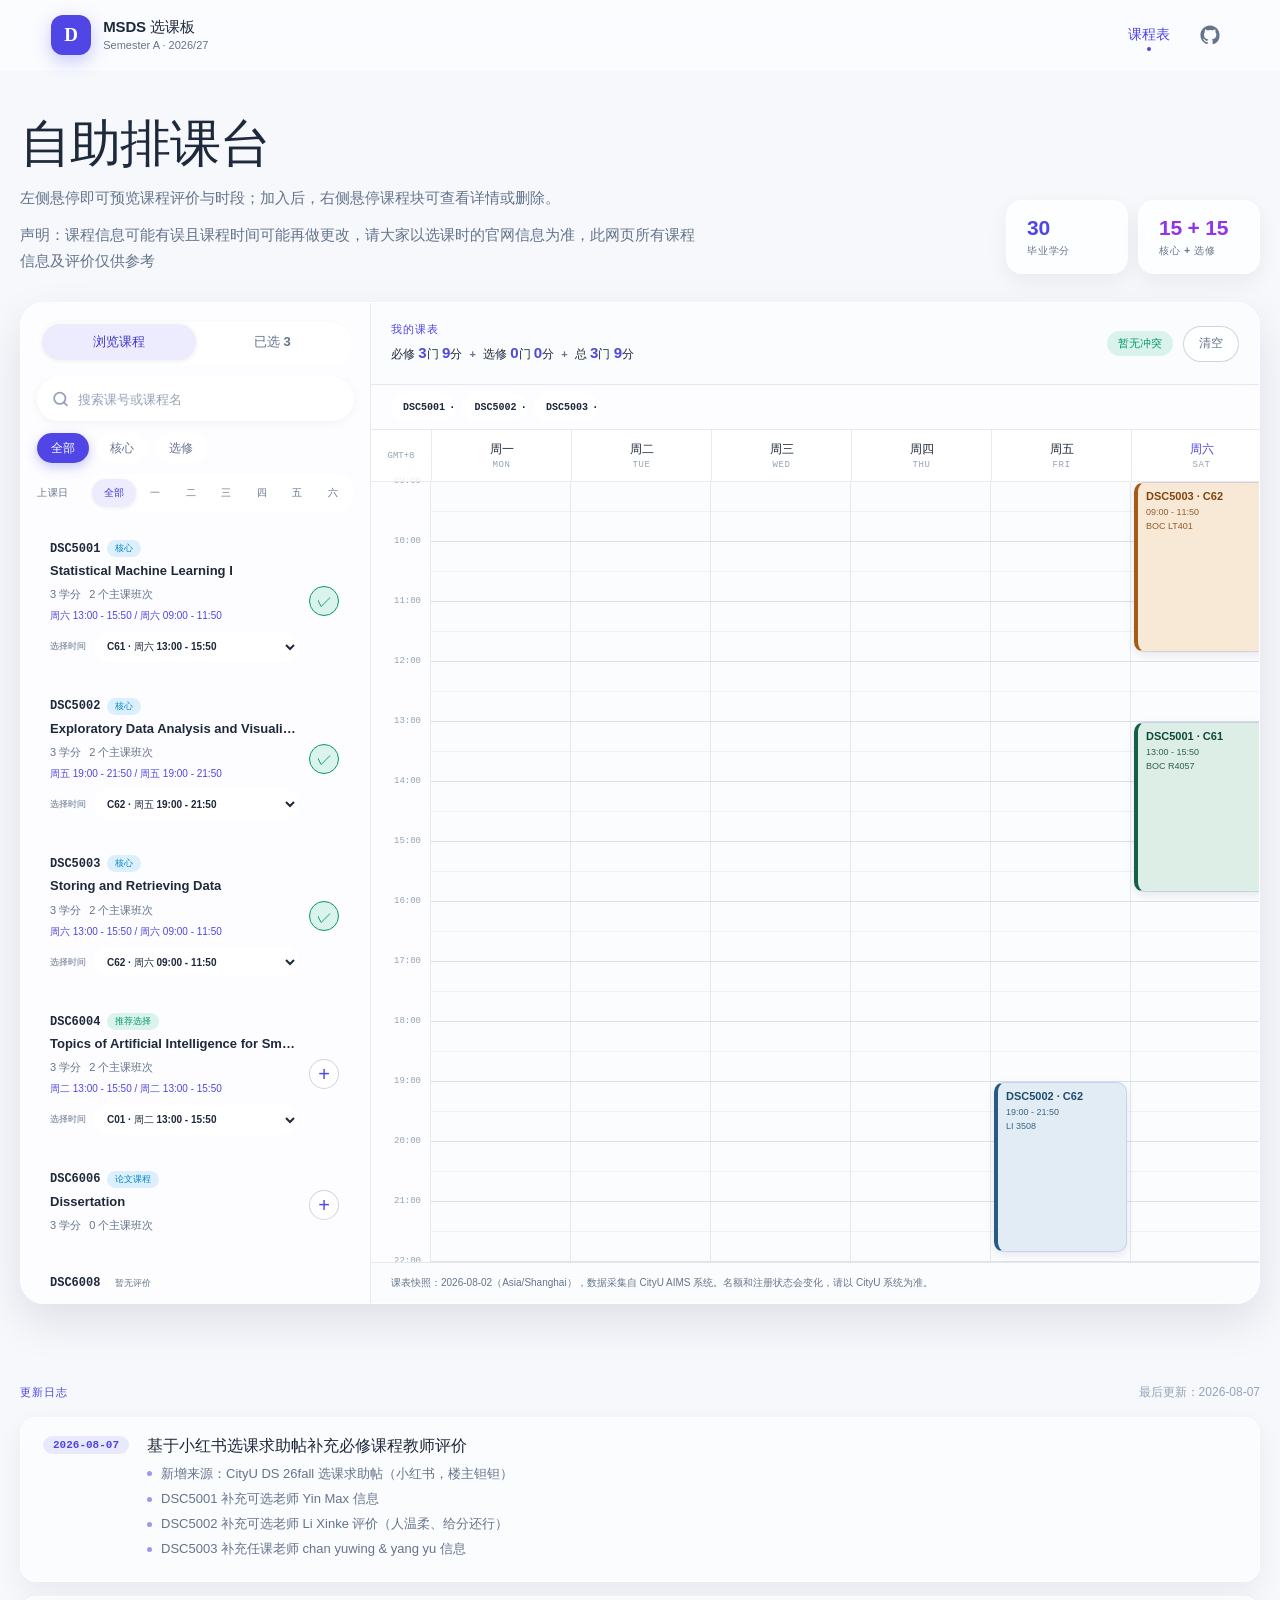
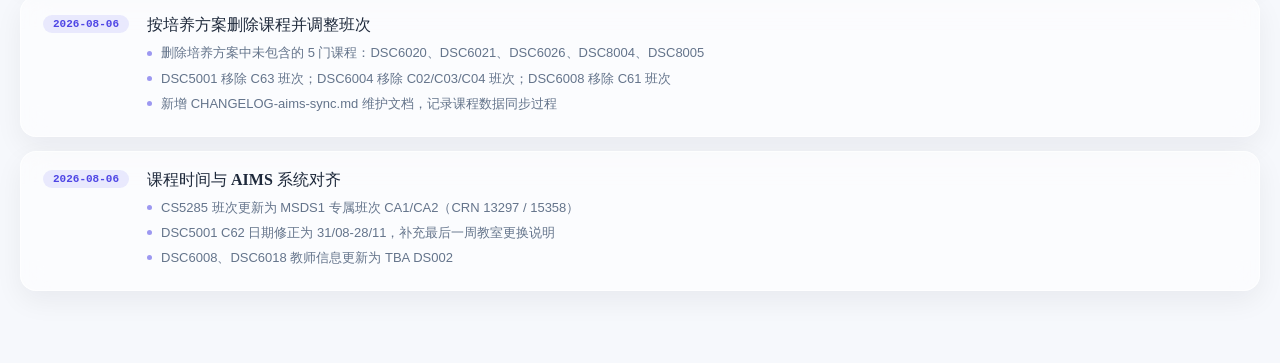
<file: index.html>
<!doctype html>
<html lang="zh-CN">
  <head>
    <meta charset="UTF-8">
    <meta name="viewport" content="width=device-width, initial-scale=1.0">
    <meta name="description" content="CityU MSDS Semester A 2026/27 静态排课与选课参考工具">
    <title>MSDS 选课板 · Semester A 2026/27</title>
    <link rel="stylesheet" href="assets/styles.css?v=20260817c">
  </head>
  <body data-page="planner">
    <header class="site-header">
      <a class="brand" href="index.html" aria-label="MSDS 选课板首页">
        <span class="brand-mark">D</span>
        <span><strong>MSDS 选课板</strong><small>Semester A · 2026/27</small></span>
      </a>
      <nav class="main-nav" aria-label="主导航">
        <a class="active" href="index.html">课程表</a>
        <a class="github-link" href="https://github.com/Char1es-EMP/CityUDS-courses-2627" target="_blank" rel="noreferrer" aria-label="项目地址" title="项目地址">
          <svg width="20" height="20" viewBox="0 0 24 24" fill="currentColor" aria-hidden="true"><path d="M12 .5C5.65.5.5 5.65.5 12c0 5.08 3.29 9.39 7.86 10.91.58.11.79-.25.79-.56v-2c-3.2.7-3.88-1.37-3.88-1.37-.53-1.34-1.3-1.7-1.3-1.7-1.06-.72.08-.71.08-.71 1.17.08 1.79 1.2 1.79 1.2 1.04 1.79 2.73 1.27 3.4.97.11-.75.41-1.27.74-1.56-2.55-.29-5.23-1.28-5.23-5.7 0-1.26.45-2.29 1.2-3.1-.12-.29-.52-1.46.11-3.05 0 0 .98-.31 3.2 1.18a11.1 11.1 0 0 1 2.92-.39c.99 0 1.99.13 2.92.39 2.22-1.49 3.2-1.18 3.2-1.18.63 1.59.23 2.76.11 3.05.75.81 1.2 1.84 1.2 3.1 0 4.43-2.69 5.41-5.25 5.69.42.36.79 1.08.79 2.18v3.23c0 .31.21.68.8.56A11.51 11.51 0 0 0 23.5 12C23.5 5.65 18.35.5 12 .5z"/></svg>
        </a>
      </nav>
    </header>

    <main>
      <section class="page-intro planner-intro">
        <div>
          <h1 class="page-title">自助排课台</h1>
          <p>左侧悬停即可预览课程评价与时段；加入后，右侧悬停课程块可查看详情或删除。</p>
          <p class="page-intro-note">声明：课程信息可能有误且课程时间可能再做更改，请大家以选课时的官网信息为准，此网页所有课程信息及评价仅供参考</p>
        </div>
        <div class="intro-stats" aria-label="课程概况">
          <div><strong>30</strong><span>毕业学分</span></div>
          <div><strong>15 + 15</strong><span>核心 + 选修</span></div>
        </div>
      </section>

      <section class="planner-shell" aria-label="课程表规划器">
        <aside class="course-sidebar">
          <div class="sidebar-head">
            <div class="segmented-control" role="tablist" aria-label="课程面板">
              <button class="segment active" type="button" data-panel="browse" role="tab" aria-selected="true">浏览课程</button>
              <button class="segment" type="button" data-panel="selected" role="tab" aria-selected="false">已选 <span id="selected-tab-count">0</span></button>
            </div>
          </div>

          <div id="browse-panel" class="sidebar-panel">
            <label class="search-box">
              <span class="sr-only">搜索课程</span>
              <svg class="search-icon" xmlns="http://www.w3.org/2000/svg" viewBox="0 0 24 24" fill="none" stroke="currentColor" stroke-width="2.5" stroke-linecap="round" stroke-linejoin="round" aria-hidden="true"><circle cx="11" cy="11" r="8"></circle><line x1="21" y1="21" x2="16.65" y2="16.65"></line></svg>
              <input id="course-search" type="search" placeholder="搜索课号或课程名" autocomplete="off">
            </label>
            <div class="filter-row" aria-label="课程类型筛选">
              <button class="filter-pill active" type="button" data-filter="all">全部</button>
              <button class="filter-pill" type="button" data-filter="core">核心</button>
              <button class="filter-pill" type="button" data-filter="elective">选修</button>
            </div>
            <div class="day-filter" aria-label="按上课星期筛选">
              <span>上课日</span>
              <div class="day-filter-row">
                <button class="day-filter-pill active" type="button" data-day-filter="all">全部</button>
                <button class="day-filter-pill" type="button" data-day-filter="M">一</button>
                <button class="day-filter-pill" type="button" data-day-filter="T">二</button>
                <button class="day-filter-pill" type="button" data-day-filter="W">三</button>
                <button class="day-filter-pill" type="button" data-day-filter="R">四</button>
                <button class="day-filter-pill" type="button" data-day-filter="F">五</button>
                <button class="day-filter-pill" type="button" data-day-filter="S">六</button>
              </div>
            </div>
            <div id="course-list" class="course-list" aria-live="polite"></div>
          </div>

          <div id="selected-panel" class="sidebar-panel" hidden>
            <div id="selected-list" class="selected-list"></div>
          </div>
        </aside>

        <div class="timetable-panel">
          <div class="timetable-toolbar">
            <div>
              <p class="eyebrow">我的课表</p>
              <h2 class="selection-summary">
                <span class="selection-summary-part">必修 <strong id="core-count">0</strong>门 <strong id="core-credit-count">0</strong>分</span>
                <span class="selection-summary-plus" aria-hidden="true">+</span>
                <span class="selection-summary-part">选修 <strong id="elective-count">0</strong>门 <strong id="elective-credit-count">0</strong>分</span>
                <span class="selection-summary-plus" aria-hidden="true">+</span>
                <span class="selection-summary-part">总 <strong id="selected-count">0</strong>门 <strong id="credit-count">0</strong>分</span>
              </h2>
            </div>
            <div class="toolbar-actions">
              <span id="conflict-status" class="conflict-status is-clear">暂无冲突</span>
              <button id="clear-selection" class="button button-quiet" type="button">清空</button>
            </div>
          </div>
          <div id="selected-chips" class="selected-chips" aria-label="已选课程快捷操作"></div>

          <div class="timetable-scroll">
            <div class="timetable" id="timetable">
              <div class="timetable-corner">GMT+8</div>
              <div class="day-heading" data-day="M"><strong>周一</strong><span>MON</span></div>
              <div class="day-heading" data-day="T"><strong>周二</strong><span>TUE</span></div>
              <div class="day-heading" data-day="W"><strong>周三</strong><span>WED</span></div>
              <div class="day-heading" data-day="R"><strong>周四</strong><span>THU</span></div>
              <div class="day-heading" data-day="F"><strong>周五</strong><span>FRI</span></div>
              <div class="day-heading" data-day="S"><strong>周六</strong><span>SAT</span></div>
              <div id="time-axis" class="time-axis" aria-hidden="true"></div>
              <div id="day-columns" class="day-columns"></div>
              <div id="empty-timetable" class="empty-timetable">
                <span class="empty-plus">+</span>
                <strong>从左侧加入课程</strong>
                <p>班次可在“已选”中切换</p>
              </div>
            </div>
          </div>
          <p class="data-note">课表快照：2026-08-02（Asia/Shanghai），数据采集自 CityU AIMS 系统。名额和注册状态会变化，请以 CityU 系统为准。</p>
        </div>
      </section>

      <section class="changelog-section" aria-label="更新日志">
        <div class="changelog-head">
          <h2 class="eyebrow">更新日志</h2>
          <span id="changelog-date" class="changelog-date"></span>
        </div>
        <div id="changelog-list" class="changelog-list"></div>
      </section>
    </main>

    <div id="toast" class="toast" role="status" aria-live="polite"></div>
    <script src="assets/shared.js?v=20260817b"></script>
    <script src="assets/planner.js?v=20260817b"></script>
  </body>
</html>
</file>
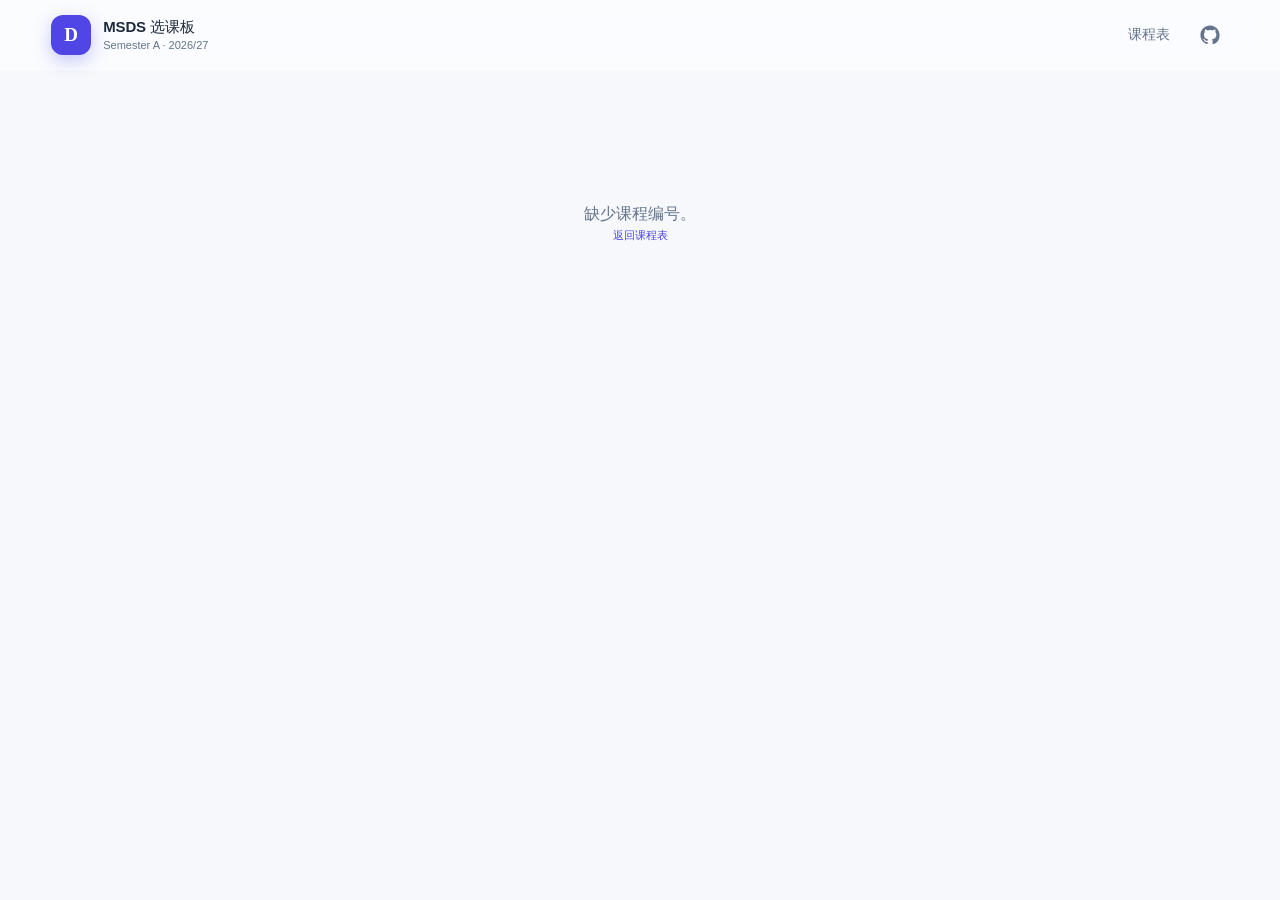
<file: course.html>
<!doctype html>
<html lang="zh-CN">
  <head>
    <meta charset="UTF-8">
    <meta name="viewport" content="width=device-width, initial-scale=1.0">
    <meta name="description" content="CityU MSDS 课程详情、班次和学生评价">
    <title>课程详情 · MSDS 选课板</title>
    <link rel="stylesheet" href="assets/styles.css?v=20260817c">
  </head>
  <body data-page="course">
    <header class="site-header">
      <a class="brand" href="index.html" aria-label="MSDS 选课板首页">
        <span class="brand-mark">D</span>
        <span><strong>MSDS 选课板</strong><small>Semester A · 2026/27</small></span>
      </a>
      <nav class="main-nav" aria-label="主导航">
        <a href="index.html">课程表</a>
        <a class="github-link" href="https://github.com/Char1es-EMP/CityUDS-courses-2627" target="_blank" rel="noreferrer" aria-label="项目地址" title="项目地址">
          <svg width="20" height="20" viewBox="0 0 24 24" fill="currentColor" aria-hidden="true"><path d="M12 .5C5.65.5.5 5.65.5 12c0 5.08 3.29 9.39 7.86 10.91.58.11.79-.25.79-.56v-2c-3.2.7-3.88-1.37-3.88-1.37-.53-1.34-1.3-1.7-1.3-1.7-1.06-.72.08-.71.08-.71 1.17.08 1.79 1.2 1.79 1.2 1.04 1.79 2.73 1.27 3.4.97.11-.75.41-1.27.74-1.56-2.55-.29-5.23-1.28-5.23-5.7 0-1.26.45-2.29 1.2-3.1-.12-.29-.52-1.46.11-3.05 0 0 .98-.31 3.2 1.18a11.1 11.1 0 0 1 2.92-.39c.99 0 1.99.13 2.92.39 2.22-1.49 3.2-1.18 3.2-1.18.63 1.59.23 2.76.11 3.05.75.81 1.2 1.84 1.2 3.1 0 4.43-2.69 5.41-5.25 5.69.42.36.79 1.08.79 2.18v3.23c0 .31.21.68.8.56A11.51 11.51 0 0 0 23.5 12C23.5 5.65 18.35.5 12 .5z"/></svg>
        </a>
      </nav>
    </header>

    <main id="course-detail" class="course-detail">
      <div class="loading-state">正在读取课程资料…</div>
    </main>

    <div id="toast" class="toast" role="status" aria-live="polite"></div>
    <script src="assets/shared.js?v=20260817c"></script>
    <script src="assets/course.js?v=20260817c"></script>
  </body>
</html>
</file>
<file: assets/styles.css>
/* ============================================================
   MSDS 选课板 · 主题：XingHuiSama（毛玻璃 / indigo / 衬线）
   深色模式跟随系统偏好（prefers-color-scheme）
   ============================================================ */

:root {
  --font-serif: Georgia, "Noto Serif SC", "Source Han Serif SC", "Songti SC", "STSong", serif;
  --font-sans: -apple-system, "Segoe UI", "PingFang SC", "Microsoft YaHei", "Helvetica Neue", Arial, sans-serif;
  --font-mono: ui-monospace, "Cascadia Mono", "SF Mono", Consolas, Menlo, monospace;

  --bg: #f6f8fc;
  --bg-glow-1: rgba(99, 102, 241, 0.16);
  --bg-glow-2: rgba(168, 85, 247, 0.13);
  --bg-glow-3: rgba(56, 189, 248, 0.12);

  --card: rgba(255, 255, 255, 0.55);
  --card-strong: rgba(255, 255, 255, 0.78);
  --card-soft: rgba(255, 255, 255, 0.35);
  --border: rgba(255, 255, 255, 0.65);
  --border-strong: rgba(148, 163, 184, 0.45);
  --hairline: rgba(100, 116, 139, 0.14);

  --ink: #1e293b;
  --muted: #64748b;
  --faint: #94a3b8;

  --primary: #4f46e5;
  --primary-strong: #4338ca;
  --primary-soft: rgba(99, 102, 241, 0.12);
  --violet: #9333ea;
  --accent-gradient: linear-gradient(120deg, #6366f1, #8b5cf6 55%, #d946ef);

  --ok: #059669;
  --ok-soft: rgba(16, 185, 129, 0.14);
  --danger: #dc2626;
  --danger-soft: rgba(239, 68, 68, 0.13);
  --warning: #d97706;
  --warning-soft: rgba(245, 158, 11, 0.16);
  --info: #0284c7;
  --info-soft: rgba(14, 165, 233, 0.14);
  --research: #7c3aed;
  --research-soft: rgba(139, 92, 246, 0.14);

  --shadow-card: 0 18px 44px rgba(15, 23, 42, 0.1);
  --shadow-float: 0 14px 34px rgba(15, 23, 42, 0.16);
  --radius-lg: 24px;
  --radius-md: 16px;
  --radius-sm: 10px;

  --hour-height: 60px;
  font-family: var(--font-sans);
  color: var(--ink);
  font-synthesis: none;
}

@media (prefers-color-scheme: dark) {
  :root {
    --bg: #020617;
    --bg-glow-1: rgba(99, 102, 241, 0.2);
    --bg-glow-2: rgba(147, 51, 234, 0.16);
    --bg-glow-3: rgba(14, 165, 233, 0.14);

    --card: rgba(30, 41, 59, 0.5);
    --card-strong: rgba(30, 41, 59, 0.72);
    --card-soft: rgba(30, 41, 59, 0.34);
    --border: rgba(255, 255, 255, 0.1);
    --border-strong: rgba(148, 163, 184, 0.32);
    --hairline: rgba(148, 163, 184, 0.16);

    --ink: #f1f5f9;
    --muted: #94a3b8;
    --faint: #64748b;

    --primary: #818cf8;
    --primary-strong: #a5b4fc;
    --primary-soft: rgba(99, 102, 241, 0.2);

    --ok: #34d399;
    --ok-soft: rgba(52, 211, 153, 0.16);
    --danger: #f87171;
    --danger-soft: rgba(248, 113, 113, 0.16);
    --warning: #fbbf24;
    --warning-soft: rgba(251, 191, 36, 0.16);
    --info: #38bdf8;
    --info-soft: rgba(56, 189, 248, 0.16);
    --research: #a78bfa;
    --research-soft: rgba(167, 139, 250, 0.16);

    --shadow-card: 0 18px 44px rgba(2, 6, 23, 0.45);
    --shadow-float: 0 14px 34px rgba(2, 6, 23, 0.55);
  }
}

* {
  box-sizing: border-box;
}

html {
  scroll-behavior: smooth;
}

body {
  margin: 0;
  min-width: 320px;
  color: var(--ink);
  background-color: var(--bg);
  background-attachment: fixed;
  transition: background-color 600ms ease, color 600ms ease;
}

button,
input,
select {
  font: inherit;
}

button,
a {
  -webkit-tap-highlight-color: transparent;
}

a {
  color: inherit;
}

button:focus-visible,
a:focus-visible,
input:focus-visible,
select:focus-visible {
  outline: 3px solid var(--primary-soft);
  outline-offset: 2px;
}

.sr-only {
  position: absolute;
  width: 1px;
  height: 1px;
  padding: 0;
  margin: -1px;
  overflow: hidden;
  clip: rect(0, 0, 0, 0);
  white-space: nowrap;
  border: 0;
}

/* ---------------- 顶栏（毛玻璃） ---------------- */

.site-header {
  position: sticky;
  z-index: 50;
  top: 0;
  display: flex;
  align-items: center;
  justify-content: space-between;
  min-height: 70px;
  padding: 10px clamp(20px, 4vw, 64px);
  border-bottom: 1px solid var(--border);
  background: var(--card);
  backdrop-filter: blur(20px) saturate(1.4);
  -webkit-backdrop-filter: blur(20px) saturate(1.4);
  transition: background 600ms ease, border-color 600ms ease;
}

.brand {
  display: inline-flex;
  align-items: center;
  gap: 12px;
  color: var(--ink);
  text-decoration: none;
}

.brand-mark {
  display: grid;
  width: 40px;
  height: 40px;
  place-items: center;
  border-radius: 12px;
  background: var(--primary);
  color: white;
  font-size: 19px;
  font-weight: 900;
  font-family: var(--font-serif);
  box-shadow: 0 6px 18px rgba(99, 102, 241, 0.35);
}

.brand strong,
.brand small {
  display: block;
  letter-spacing: 0;
}

.brand strong {
  font-size: 15px;
  font-weight: 900;
  letter-spacing: -0.01em;
}

.brand small {
  margin-top: 2px;
  color: var(--muted);
  font-size: 11px;
}

.main-nav {
  display: flex;
  align-items: center;
  gap: 4px;
}

.main-nav a {
  position: relative;
  padding: 9px 13px;
  border-radius: 999px;
  color: var(--muted);
  font-size: 14px;
  font-weight: 700;
  text-decoration: none;
  transition: color 200ms ease, background 200ms ease;
}

.main-nav a:hover {
  color: var(--primary);
}

.main-nav a.active {
  color: var(--primary);
}

.main-nav a.active::after {
  position: absolute;
  bottom: 2px;
  left: 50%;
  width: 4px;
  height: 4px;
  border-radius: 50%;
  background: var(--primary);
  content: "";
  transform: translateX(-50%);
  animation: nav-pulse 1.6s ease-in-out infinite;
}

@keyframes nav-pulse {
  0%, 100% { opacity: 0.35; transform: translateX(-50%) scale(0.85); }
  50% { opacity: 1; transform: translateX(-50%) scale(1); }
}

.main-nav .github-link {
  display: grid;
  width: 38px;
  height: 38px;
  margin-left: 4px;
  padding: 0;
  place-items: center;
  flex: 0 0 auto;
}

.github-link svg {
  display: block;
}

main {
  width: 100%;
}

/* ---------------- 页面引言 ---------------- */

.page-intro {
  display: flex;
  align-items: flex-end;
  justify-content: space-between;
  gap: 28px;
  width: min(1520px, calc(100% - 40px));
  margin: 0 auto;
  padding: 46px 0 28px;
}

.page-intro h1 {
  max-width: 760px;
  margin: 0 0 14px;
  font-family: var(--font-serif);
  font-size: clamp(30px, 4vw, 52px);
  line-height: 1.08;
  letter-spacing: 0;
}

.page-intro h1.page-title {
  color: var(--ink);
  font-weight: 900;
  letter-spacing: -0.02em;
}

.page-intro p:not(.eyebrow) {
  max-width: 680px;
  margin: 0;
  color: var(--muted);
  font-size: 15px;
  line-height: 1.75;
}

.page-intro p.page-intro-note {
  max-width: 680px;
  margin: 10px 0 0;
}

.eyebrow {
  margin: 0;
  color: var(--primary);
  font-size: 11px;
  font-weight: 800;
  letter-spacing: 0.08em;
  text-transform: uppercase;
}

.intro-stats {
  display: flex;
  align-items: stretch;
  gap: 10px;
}

.intro-stats div {
  min-width: 122px;
  padding: 15px 20px;
  border: 1px solid var(--border);
  border-radius: var(--radius-md);
  background: var(--card-strong);
  box-shadow: 0 8px 22px rgba(15, 23, 42, 0.06);
  backdrop-filter: blur(12px);
  -webkit-backdrop-filter: blur(12px);
  transition: transform 200ms ease, box-shadow 200ms ease;
}

.intro-stats div:hover {
  transform: translateY(-2px);
  box-shadow: 0 12px 28px rgba(15, 23, 42, 0.1);
}

.intro-stats strong,
.intro-stats span {
  display: block;
}

.intro-stats strong {
  font-size: 21px;
  font-weight: 900;
  color: var(--primary);
  letter-spacing: -0.01em;
}

.intro-stats div:last-child strong {
  color: var(--violet);
}

.intro-stats span {
  margin-top: 4px;
  color: var(--muted);
  font-size: 10px;
  font-weight: 700;
  letter-spacing: 0.08em;
  text-transform: uppercase;
}

/* ---------------- 规划器外壳（毛玻璃卡片） ---------------- */

.planner-shell {
  display: grid;
  grid-template-columns: 350px minmax(760px, 1fr);
  width: min(1520px, calc(100% - 40px));
  min-height: 760px;
  margin: 0 auto 52px;
  overflow: hidden;
  border: 1px solid var(--border);
  border-radius: var(--radius-lg);
  background: var(--card);
  box-shadow: var(--shadow-card);
  backdrop-filter: blur(16px) saturate(1.25);
  -webkit-backdrop-filter: blur(16px) saturate(1.25);
}

.course-sidebar {
  display: flex;
  min-height: 0;
  min-width: 0;
  flex-direction: column;
  overflow: hidden;
  border-right: 1px solid var(--hairline);
  background: var(--card-soft);
}

.sidebar-head {
  padding: 16px 16px 12px;
}

.segmented-control {
  display: grid;
  grid-template-columns: 1fr 1fr;
  padding: 4px;
  border: 1px solid var(--border);
  border-radius: 999px;
  background: var(--card-strong);
  box-shadow: inset 0 1px 3px rgba(15, 23, 42, 0.04);
}

.segment {
  min-height: 36px;
  border: 0;
  border-radius: 999px;
  background: transparent;
  color: var(--muted);
  cursor: pointer;
  font-size: 13px;
  font-weight: 700;
  transition: background 200ms ease, color 200ms ease, box-shadow 200ms ease;
}

.segment.active {
  background: var(--primary-soft);
  color: var(--primary-strong);
  box-shadow: 0 1px 5px rgba(15, 23, 42, 0.08);
}

.sidebar-panel {
  min-height: 0;
  padding: 0 16px 16px;
}

.sidebar-panel:not([hidden]) {
  display: flex;
  flex: 1 1 0;
  flex-direction: column;
  overflow: hidden;
}

.search-box {
  display: block;
  position: relative;
}

.search-icon {
  position: absolute;
  z-index: 1;
  top: 50%;
  left: 15px;
  width: 17px;
  height: 17px;
  color: var(--faint);
  pointer-events: none;
  transform: translateY(-50%);
  transition: color 200ms ease;
}

.search-box:focus-within .search-icon {
  color: var(--primary);
}

.search-box input {
  width: 100%;
  height: 44px;
  padding: 0 16px 0 40px;
  border: 1px solid var(--border);
  border-radius: 999px;
  background: var(--card-strong);
  color: var(--ink);
  font-size: 13px;
  box-shadow: 0 2px 10px rgba(15, 23, 42, 0.05);
  backdrop-filter: blur(8px);
  -webkit-backdrop-filter: blur(8px);
  transition: border-color 200ms ease, box-shadow 200ms ease;
}

.search-box input:focus {
  border-color: var(--primary);
  outline: none;
  box-shadow: 0 0 0 3px var(--primary-soft);
}

.search-box input::placeholder {
  color: var(--faint);
}

.filter-row {
  display: flex;
  flex-wrap: wrap;
  gap: 7px;
  margin: 12px 0 14px;
}

.filter-pill {
  min-height: 30px;
  padding: 4px 13px;
  border: 1px solid var(--border);
  border-radius: 999px;
  background: var(--card-strong);
  color: var(--muted);
  cursor: pointer;
  font-size: 12px;
  font-weight: 650;
  transition: all 200ms ease;
}

.filter-pill:hover {
  color: var(--primary);
  border-color: var(--primary-soft);
}

.filter-pill.active {
  border-color: transparent;
  background: var(--primary);
  color: white;
  box-shadow: 0 4px 12px rgba(79, 70, 229, 0.3);
}

@media (prefers-color-scheme: dark) {
  .filter-pill.active {
    background: var(--primary-strong);
    color: #0f172a;
  }
}

.day-filter {
  display: grid;
  grid-template-columns: 42px minmax(0, 1fr);
  align-items: center;
  gap: 8px;
  margin: -3px 0 14px;
}

.day-filter > span {
  color: var(--muted);
  font-size: 10px;
  font-weight: 750;
  letter-spacing: 0.06em;
}

.day-filter-row {
  display: grid;
  grid-template-columns: 1.35fr repeat(6, 1fr);
  gap: 3px;
  padding: 4px;
  border: 1px solid var(--border);
  border-radius: 999px;
  background: var(--card-strong);
}

.day-filter-pill {
  min-width: 0;
  min-height: 28px;
  padding: 3px;
  border: 0;
  border-radius: 999px;
  background: transparent;
  color: var(--muted);
  cursor: pointer;
  font-size: 10px;
  font-weight: 750;
  transition: all 200ms ease;
}

.day-filter-pill:hover {
  color: var(--primary);
}

.day-filter-pill.active {
  background: var(--primary-soft);
  color: var(--primary-strong);
  box-shadow: 0 1px 4px rgba(15, 23, 42, 0.08);
}

.course-list,
.selected-list {
  height: 0;
  min-height: 0;
  flex: 1 1 0;
  overflow-y: auto;
  scrollbar-width: thin;
  scrollbar-color: var(--border-strong) transparent;
}

.course-list::-webkit-scrollbar,
.selected-list::-webkit-scrollbar {
  width: 8px;
}

.course-list::-webkit-scrollbar-thumb,
.selected-list::-webkit-scrollbar-thumb {
  border-radius: 8px;
  background: var(--border-strong);
}

/* ---------------- 课程列表行 ---------------- */

.course-row {
  position: relative;
  display: grid;
  grid-template-columns: 1fr 32px;
  gap: 10px;
  margin-bottom: 8px;
  padding: 13px 12px;
  border: 1px solid transparent;
  border-radius: var(--radius-md);
  transition: border-color 200ms ease, background 200ms ease, box-shadow 200ms ease;
}

.course-row:hover,
.course-row:focus-within {
  z-index: 15;
  border-color: var(--border);
  background: var(--card-strong);
  box-shadow: 0 8px 22px rgba(15, 23, 42, 0.08);
}

.course-row-main {
  min-width: 0;
}

.course-code-line {
  display: flex;
  align-items: center;
  flex-wrap: wrap;
  gap: 7px;
}

.course-code {
  color: var(--ink);
  font-family: var(--font-mono);
  font-size: 12px;
  font-weight: 800;
}

.course-title-link {
  display: block;
  margin-top: 5px;
  overflow: hidden;
  color: var(--ink);
  font-size: 13px;
  font-weight: 650;
  line-height: 1.4;
  text-decoration: none;
  text-overflow: ellipsis;
  white-space: nowrap;
}

.course-title-link:hover {
  color: var(--primary);
  text-decoration: underline;
  text-underline-offset: 3px;
}

.course-meta {
  display: flex;
  gap: 8px;
  margin-top: 7px;
  color: var(--muted);
  font-size: 11px;
}

.course-description {
  display: -webkit-box;
  margin-top: 5px;
  overflow: hidden;
  color: var(--muted);
  font-size: 11px;
  line-height: 1.5;
  -webkit-box-orient: vertical;
  -webkit-line-clamp: 2;
}

.course-schedule {
  display: -webkit-box;
  margin-top: 6px;
  overflow: hidden;
  color: var(--primary);
  font-size: 10px;
  line-height: 1.55;
  -webkit-box-orient: vertical;
  -webkit-line-clamp: 3;
}

.course-preview {
  position: absolute;
  z-index: 20;
  top: calc(100% - 6px);
  right: 36px;
  left: 0;
  display: none;
  padding: 13px 14px;
  border: 1px solid var(--border);
  border-radius: var(--radius-sm);
  background: var(--card-strong);
  color: var(--ink);
  box-shadow: var(--shadow-float);
  backdrop-filter: blur(16px);
  -webkit-backdrop-filter: blur(16px);
}

.course-row:hover .course-preview,
.course-row:focus-within .course-preview {
  display: block;
}

/* The last rows sit against the scroll viewport edge, so their preview opens upward. */
.course-row:nth-last-child(-n + 2) .course-preview {
  top: auto;
  bottom: calc(100% - 6px);
}

/* A short filtered list can make its first row also the last row; keep it below the filters. */
.course-row:first-child .course-preview {
  top: calc(100% - 6px);
  bottom: auto;
}

.course-preview p {
  margin: 0;
  color: var(--muted);
  font-size: 10px;
  line-height: 1.65;
}

.course-preview-tags {
  display: flex;
  flex-wrap: wrap;
  gap: 5px;
  margin-top: 8px;
}

.course-preview-tags span {
  padding: 3px 8px;
  border-radius: 999px;
  background: var(--primary-soft);
  color: var(--primary-strong);
  font-size: 9px;
  font-weight: 700;
}

.quick-section-picker {
  display: grid;
  grid-template-columns: auto minmax(0, 1fr);
  align-items: center;
  gap: 7px;
  margin-top: 8px;
  color: var(--muted);
  font-size: 9px;
  font-weight: 700;
}

.quick-section-picker select {
  min-width: 0;
  height: 30px;
  padding: 0 24px 0 9px;
  border: 1px solid var(--border);
  border-radius: 999px;
  background: var(--card-strong);
  color: var(--ink);
  font-size: 10px;
}

.add-course,
.remove-course {
  display: grid;
  width: 30px;
  height: 30px;
  place-items: center;
  align-self: center;
  border: 1px solid var(--border-strong);
  border-radius: 50%;
  background: var(--card-strong);
  color: var(--primary);
  cursor: pointer;
  font-size: 20px;
  line-height: 1;
  transition: all 200ms ease;
}

.add-course:hover {
  border-color: transparent;
  background: var(--primary);
  color: white;
  transform: scale(1.08);
  box-shadow: 0 5px 14px rgba(79, 70, 229, 0.35);
}

.add-course.is-added {
  border-color: var(--ok);
  background: var(--ok-soft);
  color: var(--ok);
  font-size: 15px;
}

.mini-badge,
.verdict-badge,
.status-badge,
.tag {
  display: inline-flex;
  align-items: center;
  width: fit-content;
  border-radius: 999px;
  font-weight: 700;
}

.mini-badge {
  padding: 2px 8px;
  font-size: 9px;
}

.mini-badge.core,
.verdict-badge.core {
  background: var(--info-soft);
  color: var(--info);
}

.mini-badge.strong,
.mini-badge.good,
.verdict-badge.strong,
.verdict-badge.good,
.mini-badge.recommended,
.verdict-badge.recommended {
  background: var(--ok-soft);
  color: var(--ok);
}

.mini-badge.research,
.verdict-badge.research {
  background: var(--research-soft);
  color: var(--research);
}

.mini-badge.caution,
.verdict-badge.caution {
  background: var(--warning-soft);
  color: var(--warning);
}

.mini-badge.neutral,
.verdict-badge.neutral {
  background: var(--info-soft);
  color: var(--info);
}

.mini-badge.unknown,
.verdict-badge.unknown {
  background: var(--card-soft);
  color: var(--muted);
}

.mini-badge.aims-missing,
.verdict-badge.aims-missing {
  background: var(--danger-soft);
  color: var(--danger);
  text-transform: none;
  letter-spacing: 0.02em;
}

.course-row.is-aims-missing,
.selected-course.is-aims-missing {
  border-left: 2px solid var(--danger);
}

.notice.aims-missing-notice {
  margin-bottom: 18px;
  border-color: var(--danger);
  background: var(--danger-soft);
  color: var(--ink);
}

.notice.aims-missing-notice strong {
  color: var(--danger);
}

.empty-list {
  padding: 42px 16px;
  color: var(--muted);
  text-align: center;
  font-size: 13px;
  line-height: 1.7;
}

/* ---------------- 已选课程 ---------------- */

.selected-course {
  padding: 14px 2px;
  margin-bottom: 4px;
}

.selected-course-head {
  display: flex;
  align-items: flex-start;
  justify-content: space-between;
  gap: 12px;
}

.selected-course-head a {
  color: var(--ink);
  font-size: 13px;
  font-weight: 800;
  text-decoration: none;
}

.selected-course-head a:hover {
  color: var(--primary);
}

.selected-course-head small {
  display: block;
  margin-top: 3px;
  color: var(--muted);
  font-size: 10px;
}

.remove-course {
  flex: 0 0 auto;
  width: 26px;
  height: 26px;
  border: 0;
  background: transparent;
  color: var(--muted);
  font-size: 17px;
}

.remove-course:hover {
  background: var(--danger-soft);
  color: var(--danger);
  transform: none;
  box-shadow: none;
}

.section-selects {
  display: grid;
  gap: 8px;
  margin-top: 11px;
}

.section-selects label {
  display: grid;
  grid-template-columns: 52px minmax(0, 1fr);
  align-items: center;
  gap: 8px;
  color: var(--muted);
  font-size: 10px;
  font-weight: 700;
}

.section-selects select {
  min-width: 0;
  height: 34px;
  padding: 0 28px 0 10px;
  border: 1px solid var(--border);
  border-radius: 999px;
  background: var(--card-strong);
  color: var(--ink);
  font-size: 11px;
}

/* ---------------- 课表面板 ---------------- */

.timetable-panel {
  min-width: 0;
  background: transparent;
}

.timetable-toolbar {
  display: flex;
  min-height: 82px;
  align-items: center;
  justify-content: space-between;
  gap: 20px;
  padding: 14px 20px;
  border-bottom: 1px solid var(--hairline);
}

.timetable-toolbar h2 {
  margin: 4px 0 0;
  font-size: 18px;
  letter-spacing: 0;
}

.timetable-toolbar .selection-summary {
  display: flex;
  align-items: baseline;
  flex-wrap: wrap;
  gap: 3px 7px;
  font-size: 12px;
  line-height: 1.55;
}

.selection-summary-part {
  white-space: nowrap;
}

.selection-summary-part strong {
  font-size: 15px;
  color: var(--primary);
}

.selection-summary-plus {
  color: var(--muted);
  font-size: 11px;
}

.toolbar-actions {
  display: flex;
  align-items: center;
  gap: 10px;
}

.selected-chips {
  display: flex;
  min-height: 45px;
  align-items: center;
  flex-wrap: wrap;
  gap: 7px;
  padding: 8px 20px;
  border-bottom: 1px solid var(--hairline);
  background: var(--card-soft);
}

.selected-chip {
  display: inline-flex;
  min-height: 28px;
  align-items: center;
  overflow: hidden;
  border: 1px solid var(--border);
  border-radius: 999px;
  background: var(--card-strong);
}

.selected-chip a {
  padding: 5px 5px 5px 11px;
  font-family: var(--font-mono);
  font-size: 10px;
  font-weight: 800;
  text-decoration: none;
}

.selected-chip a:hover {
  color: var(--primary);
}

.selected-chip button {
  width: 26px;
  height: 26px;
  border: 0;
  border-radius: 50%;
  background: transparent;
  color: var(--muted);
  cursor: pointer;
  font-size: 15px;
}

.selected-chip button:hover {
  background: var(--danger-soft);
  color: var(--danger);
}

.selected-chips-empty {
  color: var(--muted);
  font-size: 10px;
}

.button {
  min-height: 36px;
  padding: 7px 15px;
  border: 1px solid transparent;
  border-radius: 999px;
  cursor: pointer;
  font-size: 12px;
  font-weight: 750;
  text-decoration: none;
  transition: all 200ms ease;
}

.button-primary {
  background: var(--primary);
  color: white;
  box-shadow: 0 5px 14px rgba(79, 70, 229, 0.3);
}

.button-primary:hover {
  background: var(--primary-strong);
  transform: translateY(-1px);
}

.button-quiet {
  border-color: var(--border-strong);
  background: var(--card-strong);
  color: var(--muted);
}

.button-quiet:hover {
  border-color: var(--primary);
  color: var(--primary);
}

.conflict-status {
  padding: 5px 11px;
  border-radius: 999px;
  font-size: 11px;
  font-weight: 750;
}

.conflict-status.is-clear {
  background: var(--ok-soft);
  color: var(--ok);
}

.conflict-status.has-conflict {
  background: var(--danger-soft);
  color: var(--danger);
  animation: conflict-shake 260ms ease;
}

@keyframes conflict-shake {
  0%, 100% { transform: translateX(0); }
  30% { transform: translateX(-2px); }
  60% { transform: translateX(2px); }
}

.timetable-scroll {
  width: 100%;
  overflow-x: auto;
}

.timetable {
  position: relative;
  display: grid;
  grid-template-columns: 60px repeat(6, minmax(132px, 1fr));
  grid-template-rows: 52px calc(13 * var(--hour-height));
  min-width: 900px;
}

.timetable-corner,
.day-heading {
  position: sticky;
  z-index: 10;
  top: 0;
  display: flex;
  flex-direction: column;
  align-items: center;
  justify-content: center;
  border-bottom: 1px solid var(--hairline);
  background: var(--card-strong);
  backdrop-filter: blur(10px);
  -webkit-backdrop-filter: blur(10px);
}

.timetable-corner {
  grid-column: 1;
  grid-row: 1;
  color: var(--faint);
  font-size: 9px;
  font-family: var(--font-mono);
}

.day-heading {
  border-left: 1px solid var(--hairline);
}

.day-heading[data-day="M"] { grid-column: 2; }
.day-heading[data-day="T"] { grid-column: 3; }
.day-heading[data-day="W"] { grid-column: 4; }
.day-heading[data-day="R"] { grid-column: 5; }
.day-heading[data-day="F"] { grid-column: 6; }
.day-heading[data-day="S"] { grid-column: 7; }

.day-heading strong {
  font-size: 12px;
  font-weight: 800;
}

.day-heading[data-day="S"] strong {
  color: var(--primary);
}

.day-heading span {
  margin-top: 2px;
  color: var(--faint);
  font-size: 9px;
  font-family: var(--font-mono);
  letter-spacing: 0.06em;
}

.time-axis {
  position: relative;
  grid-column: 1;
  grid-row: 2;
  border-right: 1px solid var(--hairline);
  background: var(--card-soft);
}

.time-label {
  position: absolute;
  right: 9px;
  color: var(--faint);
  font-size: 9px;
  font-family: var(--font-mono);
  transform: translateY(-6px);
}

.day-columns {
  display: grid;
  grid-column: 2 / 8;
  grid-row: 2;
  grid-template-columns: repeat(6, minmax(132px, 1fr));
}

.day-column {
  position: relative;
  height: calc(13 * var(--hour-height));
  border-right: 1px solid var(--hairline);
  background-image: linear-gradient(to bottom, transparent calc(100% - 1px), var(--hairline) 1px);
  background-size: 100% var(--hour-height);
}

.day-column::after {
  position: absolute;
  inset: 0;
  pointer-events: none;
  background-image: linear-gradient(to bottom, transparent calc(100% - 1px), rgba(148, 163, 184, 0.12) 1px);
  background-size: 100% calc(var(--hour-height) / 2);
  content: "";
}

.course-event {
  position: absolute;
  z-index: 2;
  min-height: 34px;
  overflow: visible;
  padding: 7px 8px 5px;
  border: 1px solid rgba(79, 70, 229, 0.16);
  border-left: 4px solid var(--event-accent, var(--primary));
  border-radius: 10px;
  background: var(--event-bg, var(--primary-soft));
  color: var(--event-ink, var(--primary-strong));
  cursor: pointer;
  text-align: left;
  box-shadow: 0 3px 10px rgba(15, 23, 42, 0.09);
  transition: box-shadow 200ms ease, transform 200ms ease, filter 200ms ease;
}

.course-event:hover {
  z-index: 5;
  filter: saturate(1.15) brightness(1.02);
  box-shadow: 0 8px 22px rgba(15, 23, 42, 0.18);
  transform: translateY(-1px);
}

.course-event.is-conflict {
  border-color: var(--danger);
  box-shadow: inset 0 0 0 1px var(--danger), 0 4px 14px rgba(220, 38, 38, 0.2);
}

.event-label {
  display: block;
  overflow: hidden;
  text-overflow: ellipsis;
  white-space: nowrap;
}

.event-label strong,
.event-label span {
  display: block;
  overflow: hidden;
  text-overflow: ellipsis;
  white-space: nowrap;
}

.event-label strong {
  font-size: 11px;
  line-height: 1.25;
}

.event-label span {
  margin-top: 3px;
  font-size: 9px;
  line-height: 1.25;
  opacity: 0.85;
}

.event-overlay {
  position: absolute;
  z-index: 30;
  top: calc(100% - 1px);
  left: -4px;
  display: none;
  width: max-content;
  min-width: 210px;
  max-width: 280px;
  padding: 13px 14px;
  border: 1px solid var(--border);
  border-radius: 12px;
  background: var(--card-strong);
  color: var(--ink);
  text-align: left;
  white-space: normal;
  box-shadow: var(--shadow-float);
  backdrop-filter: blur(18px);
  -webkit-backdrop-filter: blur(18px);
  pointer-events: auto;
}

.course-event:hover .event-overlay,
.course-event:focus-within .event-overlay {
  display: block;
}

.course-event.tooltip-up .event-overlay {
  top: auto;
  bottom: calc(100% - 1px);
}

.course-event.tooltip-left .event-overlay {
  right: -4px;
  left: auto;
}

.event-overlay-content,
.event-overlay-content strong,
.event-overlay-content > span {
  display: block;
  overflow: visible;
  text-overflow: clip;
  white-space: normal;
}

.event-overlay-content strong {
  font-size: 12px;
  line-height: 1.4;
}

.event-overlay-content > span:not(.event-tooltip-tags) {
  margin-top: 4px;
  color: var(--muted);
  font-size: 10px;
  line-height: 1.4;
}

.event-tooltip-tags {
  display: flex !important;
  flex-wrap: wrap;
  gap: 4px;
  margin-top: 8px;
}

.event-tooltip-tag {
  display: inline-flex !important;
  margin-top: 0 !important;
  padding: 3px 8px;
  border-radius: 999px;
  background: var(--primary-soft);
  color: var(--primary-strong) !important;
  font-size: 9px !important;
  line-height: 1.2 !important;
}

.event-overlay-actions {
  display: flex;
  gap: 6px;
  margin-top: 10px;
}

.event-overlay-actions a,
.event-overlay-actions button {
  min-height: 27px;
  padding: 5px 10px;
  border: 1px solid var(--border);
  border-radius: 999px;
  background: var(--card-strong);
  cursor: pointer;
  font-size: 10px;
  font-weight: 750;
  text-decoration: none;
  transition: all 180ms ease;
}

.event-overlay-actions a {
  color: var(--primary-strong);
}

.event-overlay-actions a:hover {
  border-color: var(--primary);
  background: var(--primary-soft);
}

.event-overlay-actions button {
  color: var(--danger);
}

.event-overlay-actions button:hover {
  border-color: var(--danger);
  background: var(--danger-soft);
}

.empty-timetable {
  position: absolute;
  z-index: 4;
  top: 210px;
  left: calc(50% + 30px);
  display: flex;
  flex-direction: column;
  align-items: center;
  color: var(--muted);
  transform: translateX(-50%);
}

.empty-timetable[hidden] {
  display: none;
}

.empty-timetable strong {
  color: var(--ink);
  font-size: 13px;
}

.empty-timetable p {
  margin: 5px 0 0;
  font-size: 11px;
}

.empty-plus {
  display: grid;
  width: 42px;
  height: 42px;
  margin-bottom: 12px;
  place-items: center;
  border: 1px dashed var(--border-strong);
  border-radius: 50%;
  color: var(--primary);
  font-size: 24px;
}

.data-note {
  margin: 0;
  padding: 12px 20px;
  border-top: 1px solid var(--hairline);
  color: var(--muted);
  font-size: 10px;
  line-height: 1.6;
}

/* ---------------- 更新日志 ---------------- */

.changelog-section {
  width: min(1520px, calc(100% - 40px));
  margin: 0 auto;
  padding: 0 0 72px;
}

.changelog-head {
  display: flex;
  align-items: baseline;
  justify-content: space-between;
  gap: 16px;
  padding: 28px 0 16px;
}

.changelog-head .eyebrow {
  margin: 0;
}

.changelog-date {
  color: var(--faint);
  font-size: 12px;
}

.changelog-list {
  display: grid;
  gap: 14px;
}

.changelog-entry {
  display: flex;
  gap: 18px;
  padding: 18px 22px;
  background: var(--card);
  border: 1px solid var(--border);
  border-radius: var(--radius-md);
  box-shadow: 0 10px 28px rgba(15, 23, 42, 0.06);
  backdrop-filter: blur(14px);
  -webkit-backdrop-filter: blur(14px);
}

.changelog-entry-date {
  flex: 0 0 auto;
  align-self: flex-start;
  padding: 3px 10px;
  border-radius: 999px;
  background: var(--primary-soft);
  color: var(--primary);
  font-family: var(--font-mono);
  font-size: 11px;
  font-weight: 600;
  white-space: nowrap;
}

.changelog-entry-body {
  min-width: 0;
}

.changelog-entry-body h3 {
  margin: 0 0 6px;
  font-family: var(--font-serif);
  font-size: 16px;
  font-weight: 600;
  color: var(--ink);
}

.changelog-entry-body ul {
  margin: 0;
  padding: 0;
  list-style: none;
}

.changelog-entry-body li {
  position: relative;
  margin: 3px 0 3px 14px;
  color: var(--muted);
  font-size: 13px;
  line-height: 1.7;
}

.changelog-entry-body li::before {
  content: "";
  position: absolute;
  top: 0.65em;
  left: -14px;
  width: 5px;
  height: 5px;
  border-radius: 50%;
  background: var(--primary);
  opacity: 0.55;
}

.changelog-empty {
  margin: 0;
  padding: 22px;
  text-align: center;
  color: var(--muted);
  font-size: 13px;
  background: var(--card-soft);
  border: 1px dashed var(--border-strong);
  border-radius: var(--radius-md);
}

@media (max-width: 640px) {
  .changelog-entry {
    flex-direction: column;
    gap: 10px;
  }

  .changelog-entry-date {
    align-self: flex-start;
  }
}

/* ---------------- 课程详情页 ---------------- */

.course-detail {
  width: min(1120px, calc(100% - 40px));
  margin: 0 auto;
  padding: 34px 0 72px;
}

.back-link {
  display: inline-block;
  margin-bottom: 22px;
  color: var(--muted);
  font-size: 12px;
  font-weight: 700;
  text-decoration: none;
  transition: color 200ms ease, transform 200ms ease;
}

.back-link:hover {
  color: var(--primary);
  transform: translateX(-2px);
}

.detail-hero {
  display: grid;
  grid-template-columns: minmax(0, 1fr) auto;
  gap: 28px;
  align-items: end;
  padding: 28px 30px 30px;
  border: 1px solid var(--border);
  border-radius: var(--radius-lg);
  background: var(--card);
  box-shadow: var(--shadow-card);
  backdrop-filter: blur(16px);
  -webkit-backdrop-filter: blur(16px);
}

.detail-code-row {
  display: flex;
  align-items: center;
  flex-wrap: wrap;
  gap: 10px;
}

.detail-code {
  font-family: var(--font-mono);
  color: var(--primary);
  font-size: 14px;
  font-weight: 800;
}

.detail-hero h1 {
  max-width: 800px;
  margin: 9px 0 10px;
  font-family: var(--font-serif);
  font-size: clamp(30px, 5vw, 52px);
  font-weight: 900;
  line-height: 1.08;
  letter-spacing: -0.02em;
  color: var(--ink);
}

.detail-hero p {
  margin: 0;
  color: var(--muted);
  font-size: 13px;
}

.detail-actions {
  display: flex;
  gap: 8px;
}

.detail-layout {
  padding-top: 36px;
}

.detail-section {
  margin-bottom: 40px;
}

.detail-section h2 {
  margin: 0 0 16px;
  font-family: var(--font-serif);
  font-size: 18px;
  font-weight: 800;
  letter-spacing: -0.01em;
}

.review-lead {
  padding: 20px 22px;
  border-left: 4px solid var(--primary);
  border-radius: 0 var(--radius-md) var(--radius-md) 0;
  background: var(--card-strong);
  border: 1px solid var(--border);
  border-left-width: 4px;
  border-left-color: var(--primary);
  box-shadow: 0 8px 22px rgba(15, 23, 42, 0.06);
  backdrop-filter: blur(10px);
  -webkit-backdrop-filter: blur(10px);
}

.review-lead.caution {
  border-left-color: var(--warning);
  background: var(--warning-soft);
}

.review-lead.research {
  border-left-color: var(--research);
  background: var(--research-soft);
}

.review-lead.unknown {
  border-left-color: var(--border-strong);
}

.review-lead strong {
  display: block;
  margin-bottom: 8px;
  font-size: 14px;
  font-weight: 800;
}

.review-lead p {
  margin: 0;
  color: var(--muted);
  font-size: 13px;
  line-height: 1.8;
}

.course-description {
  padding: 18px 20px;
  border: 1px solid var(--border);
  border-radius: var(--radius-md);
  background: var(--card-strong);
  color: var(--ink);
  font-size: 13px;
  line-height: 1.75;
  box-shadow: 0 8px 22px rgba(15, 23, 42, 0.06);
  backdrop-filter: blur(10px);
  -webkit-backdrop-filter: blur(10px);
}

.course-description-zh {
  margin-top: 14px;
  padding-top: 14px;
  border-top: 1px dashed var(--hairline);
  color: var(--muted);
  font-size: 13px;
  line-height: 1.75;
}

.description-source-note {
  margin: 10px 0 0;
  color: var(--muted);
  font-size: 11px;
}

.description-source-note a {
  color: var(--primary);
  text-decoration: underline;
  text-underline-offset: 2px;
}

.detail-tags {
  margin-top: 14px;
}

.fact-grid {
  display: grid;
  grid-template-columns: repeat(2, minmax(0, 1fr));
  overflow: hidden;
  border: 1px solid var(--border);
  border-radius: var(--radius-md);
  background: var(--card-strong);
  backdrop-filter: blur(10px);
  -webkit-backdrop-filter: blur(10px);
}

.fact {
  min-height: 86px;
  padding: 15px;
  border-right: 1px solid var(--hairline);
  border-bottom: 1px solid var(--hairline);
}

.fact:nth-child(2n) {
  border-right: 0;
}

.fact:nth-last-child(-n + 2) {
  border-bottom: 0;
}

.fact span,
.fact strong {
  display: block;
}

.fact span {
  color: var(--muted);
  font-size: 10px;
  font-weight: 700;
  letter-spacing: 0.06em;
  text-transform: uppercase;
}

.fact strong {
  margin-top: 7px;
  font-size: 12px;
  line-height: 1.55;
}

.section-table-wrap {
  overflow-x: auto;
  border: 1px solid var(--border);
  border-radius: var(--radius-md);
  background: var(--card-strong);
  backdrop-filter: blur(10px);
  -webkit-backdrop-filter: blur(10px);
}

.section-table {
  width: 100%;
  min-width: 680px;
  border-collapse: collapse;
  font-size: 11px;
}

.section-table th,
.section-table td {
  padding: 12px 13px;
  border-bottom: 1px solid var(--hairline);
  text-align: left;
  vertical-align: top;
}

.section-table tr:last-child td {
  border-bottom: 0;
}

.section-table th {
  background: var(--card-soft);
  color: var(--muted);
  font-size: 9px;
  letter-spacing: 0.08em;
  text-transform: uppercase;
}

.section-table td strong,
.section-table td span {
  display: block;
}

.section-table td span {
  margin-top: 3px;
  color: var(--muted);
}

.source-list {
  display: grid;
  gap: 14px;
  margin-top: 14px;
}

.source-section-intro {
  max-width: 760px;
  margin: -6px 0 16px;
  color: var(--muted);
  font-size: 11px;
  line-height: 1.7;
}

.source-review {
  padding: 18px;
  border: 1px solid var(--border);
  border-radius: var(--radius-md);
  background: var(--card-strong);
  backdrop-filter: blur(10px);
  -webkit-backdrop-filter: blur(10px);
}

.source-review-header {
  display: flex;
  align-items: flex-start;
  justify-content: space-between;
  gap: 18px;
  padding-bottom: 13px;
  border-bottom: 1px solid var(--hairline);
}

.source-review-header strong,
.source-review-header span {
  display: block;
}

.source-review-header strong {
  font-size: 13px;
  line-height: 1.45;
}

.source-review-header span {
  margin-top: 4px;
  color: var(--muted);
  font-size: 10px;
}

.source-review-link {
  flex: 0 0 auto;
  color: var(--primary);
  font-size: 11px;
  font-weight: 750;
  text-decoration: none;
}

.source-review-link:hover {
  text-decoration: underline;
  text-underline-offset: 3px;
}

.source-review > p {
  margin: 14px 0 0;
  color: var(--muted);
  font-size: 12px;
  line-height: 1.85;
  white-space: pre-line;
}

.source-notice,
.source-empty {
  margin-top: 14px;
}

.notice {
  padding: 15px;
  border: 1px solid var(--border);
  border-radius: var(--radius-md);
  background: var(--card-soft);
  color: var(--muted);
  font-size: 11px;
  line-height: 1.7;
}

.notice strong {
  color: var(--ink);
}

.loading-state,
.error-state {
  padding: 100px 20px;
  color: var(--muted);
  text-align: center;
}

.loading-state::before {
  display: block;
  width: 34px;
  height: 34px;
  margin: 0 auto 18px;
  border: 3px solid var(--primary-soft);
  border-top-color: var(--primary);
  border-radius: 50%;
  content: "";
  animation: spin 900ms linear infinite;
}

@keyframes spin {
  to { transform: rotate(360deg); }
}

.text-link {
  color: var(--primary);
  font-size: 11px;
  font-weight: 750;
  text-decoration: none;
  white-space: nowrap;
}

.text-link:hover {
  text-decoration: underline;
  text-underline-offset: 3px;
}

.tag-list {
  display: flex;
  flex-wrap: wrap;
  gap: 6px;
}

.tag {
  padding: 4px 9px;
  background: var(--card-soft);
  color: var(--muted);
  font-size: 9px;
}

/* ---------------- Toast ---------------- */

.toast {
  position: fixed;
  z-index: 100;
  right: 22px;
  bottom: 22px;
  max-width: min(360px, calc(100vw - 44px));
  padding: 12px 16px;
  border-radius: 999px;
  background: #1e293b;
  color: white;
  font-size: 12px;
  font-weight: 650;
  box-shadow: 0 12px 32px rgba(15, 23, 42, 0.3);
  opacity: 0;
  pointer-events: none;
  transform: translateY(10px);
  transition: opacity 200ms ease, transform 200ms ease;
}

@media (prefers-color-scheme: dark) {
  .toast {
    background: #e2e8f0;
    color: #0f172a;
  }
}

.toast.show {
  opacity: 1;
  transform: translateY(0);
}

/* ---------------- 响应式 ---------------- */

@media (max-width: 1120px) {
  .planner-shell {
    grid-template-columns: 310px minmax(720px, 1fr);
    overflow-x: auto;
  }
}

@media (max-width: 780px) {
  .site-header {
    min-height: 62px;
    padding: 8px 16px;
  }

  .brand-mark {
    width: 36px;
    height: 36px;
  }

  .brand small {
    display: none;
  }

  .main-nav a {
    padding: 8px 10px;
    font-size: 12px;
  }

  .main-nav .github-link {
    width: 34px;
    height: 34px;
    margin-left: 0;
  }

  .page-intro {
    width: calc(100% - 32px);
    padding: 30px 0 22px;
  }

  .planner-intro {
    display: block;
  }

  .intro-stats {
    margin-top: 22px;
  }

  .intro-stats div {
    min-width: 0;
    flex: 1;
    padding: 12px 14px;
  }

  .intro-stats strong {
    font-size: 16px;
  }

  .planner-shell {
    display: block;
    width: calc(100% - 24px);
    overflow: visible;
  }

  .course-sidebar {
    overflow: visible;
    border-right: 0;
    border-bottom: 1px solid var(--hairline);
  }

  .sidebar-panel:not([hidden]) {
    flex: none;
    overflow: visible;
  }

  .course-list,
  .selected-list {
    height: auto;
    min-height: 380px;
    max-height: 380px;
    flex: none;
  }

  .timetable-toolbar {
    align-items: flex-start;
    padding: 14px;
  }

  .toolbar-actions {
    align-items: flex-end;
    flex-direction: column;
  }

  .course-detail {
    width: calc(100% - 32px);
    padding-top: 22px;
  }

  .detail-hero {
    grid-template-columns: 1fr;
    align-items: start;
    padding: 22px;
  }

  .detail-actions {
    flex-wrap: wrap;
  }

  .source-review-header {
    align-items: stretch;
    flex-direction: column;
    gap: 9px;
  }

  .source-review-link {
    align-self: flex-start;
  }
}

@media (max-width: 480px) {
  .brand strong {
    font-size: 13px;
  }

  .page-intro h1 {
    font-size: 32px;
  }

  .intro-stats {
    display: grid;
    grid-template-columns: repeat(2, 1fr);
  }

  .intro-stats div {
    padding: 12px 10px;
  }

  .intro-stats span {
    font-size: 9px;
  }

  .conflict-status {
    max-width: 104px;
    text-align: center;
  }

  .fact-grid {
    grid-template-columns: 1fr;
  }

  .fact,
  .fact:nth-child(2n),
  .fact:nth-last-child(-n + 2) {
    border-right: 0;
    border-bottom: 1px solid var(--hairline);
  }

  .fact:last-child {
    border-bottom: 0;
  }
}

@media (prefers-reduced-motion: reduce) {
  *,
  *::before,
  *::after {
    scroll-behavior: auto !important;
    transition-duration: 0.01ms !important;
    animation-duration: 0.01ms !important;
  }
}
</file>
